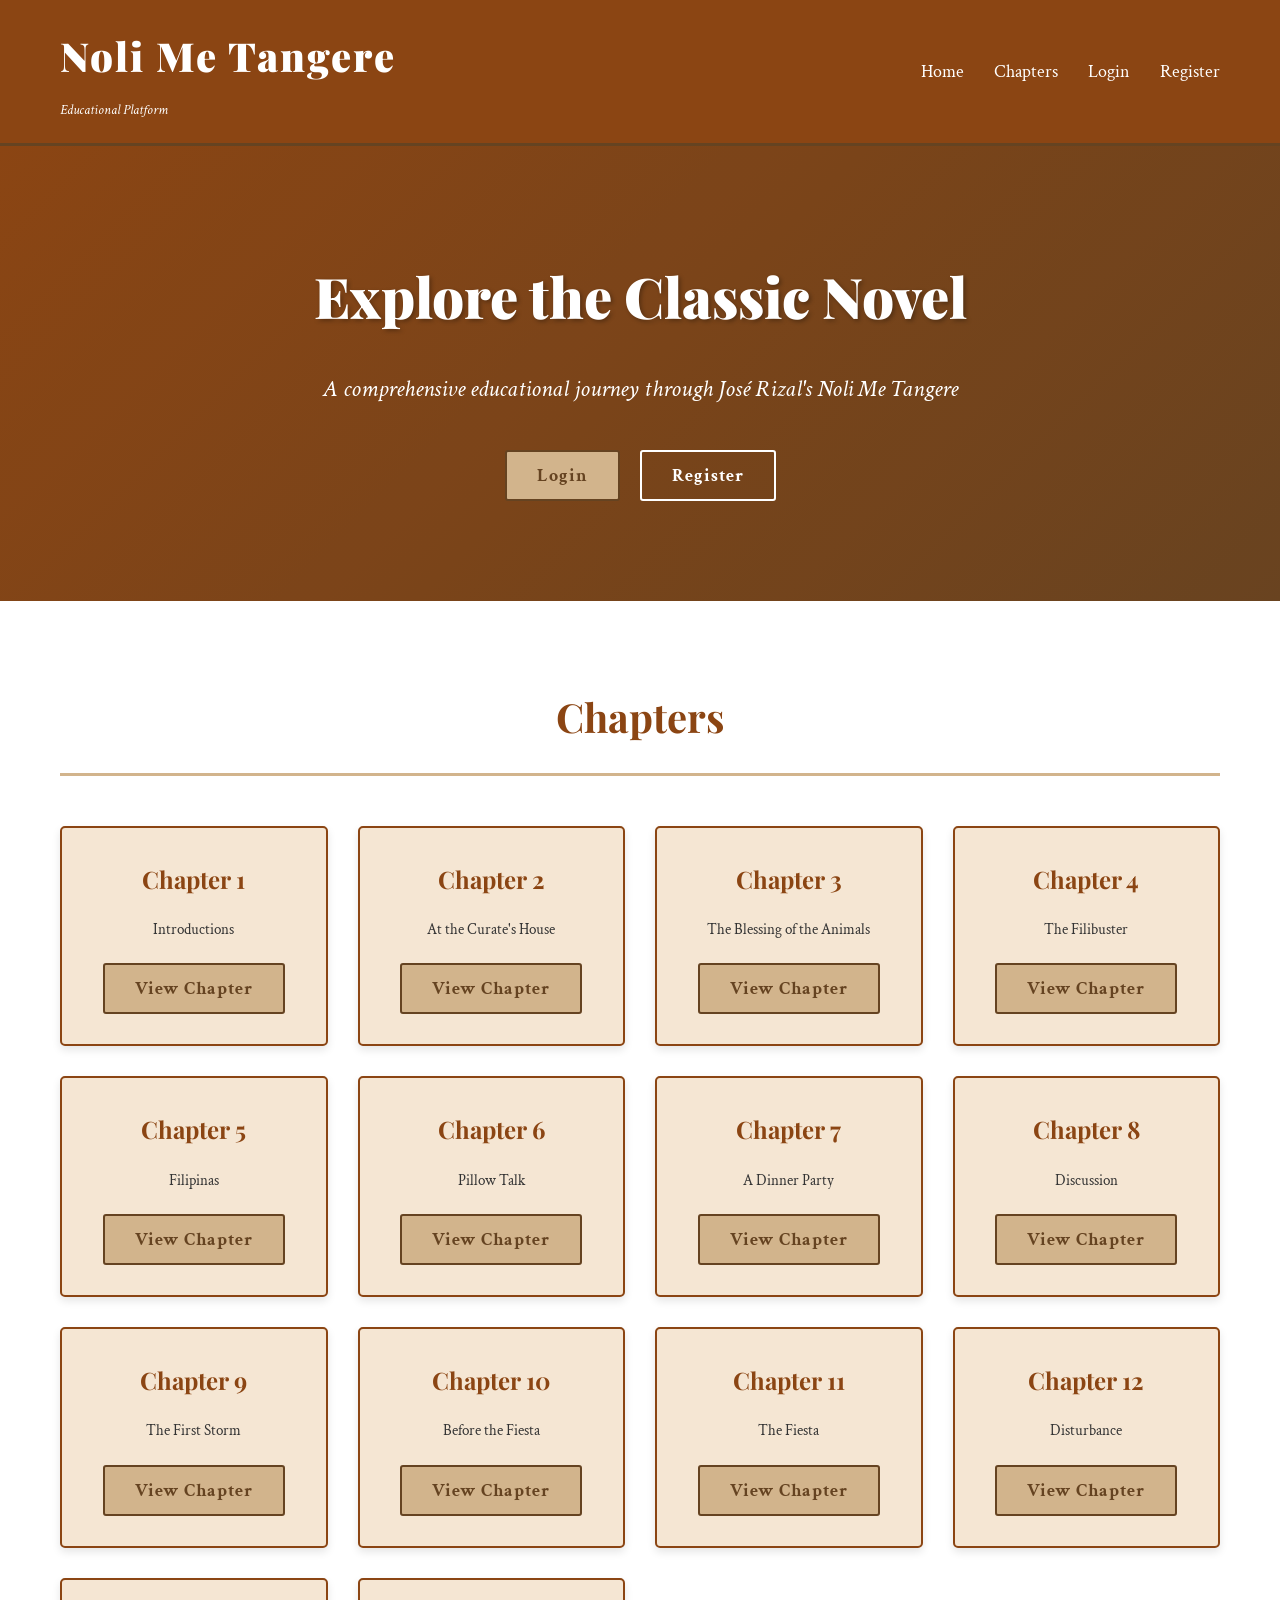
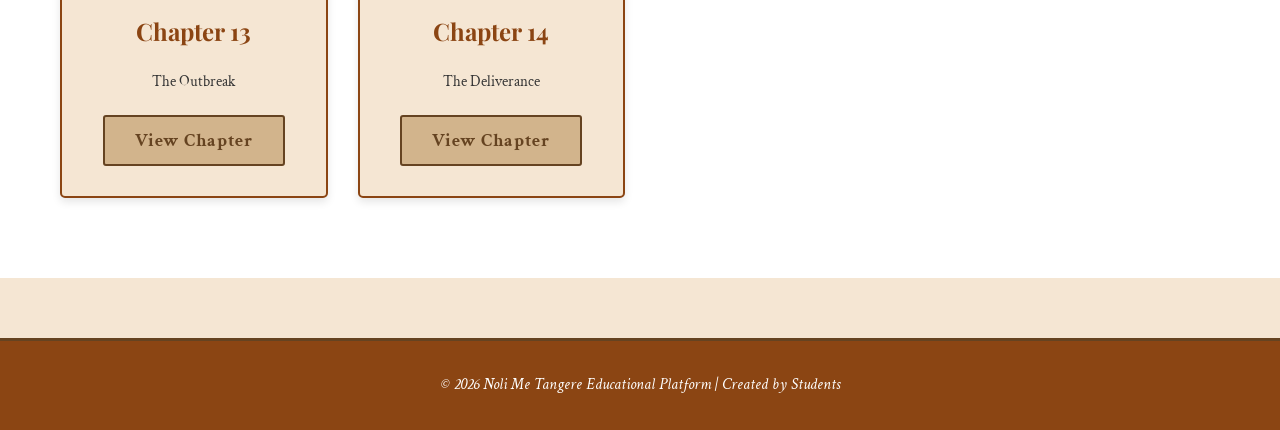
<file: index.html>
<!DOCTYPE html>
<html lang="en">
<head>
    <meta charset="UTF-8">
    <meta name="viewport" content="width=device-width, initial-scale=1.0">
    <title>Noli Me Tangere - Educational Platform</title>
    <link rel="stylesheet" href="assets/css/style.css">
    <link href="https://fonts.googleapis.com/css2?family=Crimson+Text:ital@0;1&family=Playfair+Display:wght@700;900&display=swap" rel="stylesheet">
</head>
<body>
    <!-- Navigation -->
    <nav class="navbar">
        <div class="container">
            <div class="navbar-brand">
                <h1>Noli Me Tangere</h1>
                <p class="subtitle">Educational Platform</p>
            </div>
            <ul class="nav-menu">
                <li><a href="#home">Home</a></li>
                <li><a href="#chapters">Chapters</a></li>
                <li><a href="#login">Login</a></li>
                <li><a href="#register">Register</a></li>
            </ul>
        </div>
    </nav>

    <!-- Hero Section -->
    <section id="home" class="hero">
        <div class="hero-content">
            <h2>Explore the Classic Novel</h2>
            <p>A comprehensive educational journey through José Rizal's Noli Me Tangere</p>
            <div class="hero-buttons">
                <button class="btn btn-primary" onclick="showModal('loginModal')">Login</button>
                <button class="btn btn-secondary" onclick="showModal('registerModal')">Register</button>
            </div>
        </div>
    </section>

    <!-- Login Modal -->
    <div id="loginModal" class="modal">
        <div class="modal-content">
            <span class="close" onclick="closeModal('loginModal')">&times;</span>
            <h2>Login</h2>
            <form id="loginForm">
                <div class="form-group">
                    <label for="loginEmail">Email:</label>
                    <input type="email" id="loginEmail" name="email" required>
                </div>
                <div class="form-group">
                    <label for="loginPassword">Password:</label>
                    <input type="password" id="loginPassword" name="password" required>
                </div>
                <div class="form-group">
                    <label for="loginRole">Role:</label>
                    <select id="loginRole" name="role" required>
                        <option value="">Select Role</option>
                        <option value="teacher">Teacher</option>
                        <option value="student">Student</option>
                    </select>
                </div>
                <button type="submit" class="btn btn-primary">Login</button>
            </form>
        </div>
    </div>

    <!-- Register Modal -->
    <div id="registerModal" class="modal">
        <div class="modal-content">
            <span class="close" onclick="closeModal('registerModal')">&times;</span>
            <h2>Register</h2>
            <form id="registerForm">
                <div class="form-group">
                    <label for="registerName">Full Name:</label>
                    <input type="text" id="registerName" name="name" required>
                </div>
                <div class="form-group">
                    <label for="registerEmail">Email:</label>
                    <input type="email" id="registerEmail" name="email" required>
                </div>
                <div class="form-group">
                    <label for="registerPassword">Password:</label>
                    <input type="password" id="registerPassword" name="password" required>
                </div>
                <div class="form-group">
                    <label for="registerRole">Role:</label>
                    <select id="registerRole" name="role" required>
                        <option value="">Select Role</option>
                        <option value="teacher">Teacher</option>
                        <option value="student">Student</option>
                    </select>
                </div>
                <div class="form-group" id="schoolField" style="display:none;">
                    <label for="registerSchool">School:</label>
                    <input type="text" id="registerSchool" name="school">
                </div>
                <button type="submit" class="btn btn-primary">Register</button>
            </form>
        </div>
    </div>

    <!-- Chapters Section -->
    <section id="chapters" class="chapters">
        <div class="container">
            <h2>Chapters</h2>
            <div class="chapters-grid" id="chaptersGrid">
                <!-- Chapters will be dynamically loaded here -->
            </div>
        </div>
    </section>

    <!-- Link Maker Section (for Teachers) -->
    <section id="linkMaker" class="link-maker" style="display:none;">
        <div class="container">
            <h2>Link Maker</h2>
            <div class="link-maker-form">
                <div class="form-group">
                    <label for="chapterSelect">Select Chapter:</label>
                    <select id="chapterSelect">
                        <option value="">Choose a chapter...</option>
                    </select>
                </div>
                <div class="form-group">
                    <label for="linkName">Link Name:</label>
                    <input type="text" id="linkName" placeholder="e.g., Chapter Summary">
                </div>
                <div class="form-group">
                    <label for="linkType">Link Type:</label>
                    <select id="linkType">
                        <option value="summary">Summary</option>
                        <option value="image">Image</option>
                        <option value="audio">Audio</option>
                        <option value="video">Video</option>
                        <option value="ppt">PowerPoint</option>
                        <option value="assessment">Assessment</option>
                    </select>
                </div>
                <div class="form-group">
                    <label for="linkUrl">URL:</label>
                    <input type="url" id="linkUrl" placeholder="https://example.com">
                </div>
                <button onclick="generateLink()" class="btn btn-primary">Generate Link</button>
            </div>
            <div id="generatedLink" class="generated-link" style="display:none;">
                <h3>Generated Link:</h3>
                <div class="link-display">
                    <input type="text" id="linkOutput" readonly>
                    <button onclick="copyLink()" class="btn btn-secondary">Copy</button>
                </div>
            </div>
        </div>
    </section>

    <!-- Footer -->
    <footer class="footer">
        <p>&copy; 2026 Noli Me Tangere Educational Platform | Created by Students</p>
    </footer>

    <script src="assets/js/script.js"></script>
</body>
</html>
</file>
<file: assets/css/style.css>
/* Vintage Serif Style CSS */
* {
    margin: 0;
    padding: 0;
    box-sizing: border-box;
}

:root {
    --primary-color: #8B4513;
    --secondary-color: #D2B48C;
    --accent-color: #654321;
    --light-bg: #F5E6D3;
    --text-color: #333;
    --border-color: #C4A57B;
}

body {
    font-family: 'Crimson Text', serif;
    background-color: var(--light-bg);
    color: var(--text-color);
    line-height: 1.8;
}

.container {
    max-width: 1200px;
    margin: 0 auto;
    padding: 0 20px;
}

/* Navigation */
.navbar {
    background-color: var(--primary-color);
    color: white;
    padding: 20px 0;
    box-shadow: 0 4px 6px rgba(0, 0, 0, 0.1);
    border-bottom: 3px solid var(--accent-color);
}

.navbar .container {
    display: flex;
    justify-content: space-between;
    align-items: center;
}

.navbar-brand h1 {
    font-family: 'Playfair Display', serif;
    font-size: 2.5em;
    font-weight: 900;
    letter-spacing: 2px;
}

.navbar-brand .subtitle {
    font-style: italic;
    font-size: 0.9em;
    margin-top: 5px;
}

.nav-menu {
    list-style: none;
    display: flex;
    gap: 30px;
}

.nav-menu a {
    color: white;
    text-decoration: none;
    font-size: 1.1em;
    transition: opacity 0.3s;
    border-bottom: 2px solid transparent;
    padding-bottom: 5px;
}

.nav-menu a:hover {
    border-bottom: 2px solid var(--secondary-color);
    opacity: 0.8;
}

/* Hero Section */
.hero {
    background: linear-gradient(135deg, var(--primary-color) 0%, var(--accent-color) 100%);
    color: white;
    padding: 100px 20px;
    text-align: center;
    position: relative;
    overflow: hidden;
}

.hero::before {
    content: '';
    position: absolute;
    top: 0;
    left: 0;
    right: 0;
    bottom: 0;
    background-image: url('data:image/svg+xml,<svg xmlns="http://www.w3.org/2000/svg" width="100" height="100"><rect fill="%238B4513" width="100" height="100"/><path fill="%23654321" d="M0 0h100v100H0z" opacity="0.05"/></svg>');
    opacity: 0.1;
    pointer-events: none;
}

.hero-content {
    position: relative;
    z-index: 1;
}

.hero h2 {
    font-family: 'Playfair Display', serif;
    font-size: 3.5em;
    font-weight: 900;
    margin-bottom: 20px;
    text-shadow: 2px 2px 4px rgba(0, 0, 0, 0.3);
}

.hero p {
    font-size: 1.5em;
    margin-bottom: 40px;
    font-style: italic;
}

.hero-buttons {
    display: flex;
    gap: 20px;
    justify-content: center;
    flex-wrap: wrap;
}

/* Buttons */
.btn {
    padding: 12px 30px;
    font-size: 1.1em;
    border: none;
    cursor: pointer;
    font-family: 'Crimson Text', serif;
    transition: all 0.3s;
    border-radius: 3px;
    font-weight: bold;
    letter-spacing: 1px;
}

.btn-primary {
    background-color: var(--secondary-color);
    color: var(--accent-color);
    border: 2px solid var(--accent-color);
}

.btn-primary:hover {
    background-color: var(--accent-color);
    color: white;
    transform: translateY(-2px);
    box-shadow: 0 6px 12px rgba(0, 0, 0, 0.2);
}

.btn-secondary {
    background-color: transparent;
    color: white;
    border: 2px solid white;
}

.btn-secondary:hover {
    background-color: white;
    color: var(--accent-color);
    transform: translateY(-2px);
    box-shadow: 0 6px 12px rgba(0, 0, 0, 0.2);
}

/* Modals */
.modal {
    display: none;
    position: fixed;
    z-index: 1000;
    left: 0;
    top: 0;
    width: 100%;
    height: 100%;
    background-color: rgba(0, 0, 0, 0.5);
    animation: fadeIn 0.3s;
}

@keyframes fadeIn {
    from { opacity: 0; }
    to { opacity: 1; }
}

.modal-content {
    background-color: var(--light-bg);
    margin: 5% auto;
    padding: 40px;
    border: 3px solid var(--primary-color);
    width: 90%;
    max-width: 500px;
    box-shadow: 0 8px 16px rgba(0, 0, 0, 0.2);
    border-radius: 5px;
    animation: slideIn 0.3s;
}

@keyframes slideIn {
    from {
        transform: translateY(-50px);
        opacity: 0;
    }
    to {
        transform: translateY(0);
        opacity: 1;
    }
}

.modal-content h2 {
    font-family: 'Playfair Display', serif;
    color: var(--primary-color);
    margin-bottom: 20px;
    font-size: 2em;
}

.close {
    color: var(--accent-color);
    float: right;
    font-size: 2em;
    font-weight: bold;
    cursor: pointer;
    transition: color 0.3s;
}

.close:hover {
    color: var(--primary-color);
}

/* Forms */
.form-group {
    margin-bottom: 20px;
}

.form-group label {
    display: block;
    margin-bottom: 8px;
    color: var(--primary-color);
    font-weight: bold;
    font-size: 1.05em;
}

.form-group input,
.form-group select {
    width: 100%;
    padding: 12px;
    border: 2px solid var(--border-color);
    border-radius: 3px;
    font-family: 'Crimson Text', serif;
    font-size: 1.05em;
    background-color: white;
    color: var(--text-color);
}

.form-group input:focus,
.form-group select:focus {
    outline: none;
    border-color: var(--primary-color);
    box-shadow: 0 0 8px rgba(139, 69, 19, 0.2);
}

/* Chapters Section */
.chapters {
    padding: 80px 20px;
    background-color: white;
}

.chapters h2 {
    font-family: 'Playfair Display', serif;
    color: var(--primary-color);
    font-size: 2.5em;
    text-align: center;
    margin-bottom: 50px;
    border-bottom: 3px solid var(--secondary-color);
    padding-bottom: 20px;
}

.chapters-grid {
    display: grid;
    grid-template-columns: repeat(auto-fill, minmax(250px, 1fr));
    gap: 30px;
}

.chapter-card {
    background-color: var(--light-bg);
    border: 2px solid var(--primary-color);
    padding: 30px;
    text-align: center;
    border-radius: 5px;
    transition: all 0.3s;
    box-shadow: 0 4px 8px rgba(0, 0, 0, 0.1);
}

.chapter-card:hover {
    transform: translateY(-5px);
    box-shadow: 0 8px 16px rgba(0, 0, 0, 0.15);
    border-color: var(--accent-color);
}

.chapter-card h3 {
    font-family: 'Playfair Display', serif;
    color: var(--primary-color);
    margin-bottom: 15px;
    font-size: 1.5em;
}

.chapter-card p {
    color: var(--text-color);
    font-size: 0.95em;
    margin-bottom: 20px;
}

/* Link Maker Section */
.link-maker {
    background-color: #F9F3E6;
    padding: 60px 20px;
}

.link-maker h2 {
    font-family: 'Playfair Display', serif;
    color: var(--primary-color);
    font-size: 2.5em;
    text-align: center;
    margin-bottom: 40px;
}

.link-maker-form {
    background-color: white;
    padding: 40px;
    border: 2px solid var(--primary-color);
    border-radius: 5px;
    max-width: 600px;
    margin: 0 auto;
    box-shadow: 0 4px 8px rgba(0, 0, 0, 0.1);
}

.generated-link {
    background-color: #F0E6D2;
    padding: 30px;
    margin-top: 30px;
    border: 2px dashed var(--primary-color);
    border-radius: 5px;
}

.link-display {
    display: flex;
    gap: 10px;
    margin-top: 15px;
}

.link-display input {
    flex: 1;
    padding: 12px;
    border: 2px solid var(--border-color);
    border-radius: 3px;
    font-family: monospace;
    font-size: 0.95em;
}

/* Footer */
.footer {
    background-color: var(--primary-color);
    color: white;
    text-align: center;
    padding: 30px;
    margin-top: 60px;
    font-style: italic;
    border-top: 3px solid var(--accent-color);
}

/* Responsive Design */
@media (max-width: 768px) {
    .navbar .container {
        flex-direction: column;
        gap: 15px;
    }

    .nav-menu {
        flex-wrap: wrap;
        justify-content: center;
    }

    .hero h2 {
        font-size: 2.5em;
    }

    .hero p {
        font-size: 1.2em;
    }

    .hero-buttons {
        flex-direction: column;
        align-items: center;
    }

    .btn {
        width: 100%;
        max-width: 300px;
    }

    .modal-content {
        margin: 20% auto;
        padding: 20px;
    }

    .chapters-grid {
        grid-template-columns: 1fr;
    }
}
</file>
